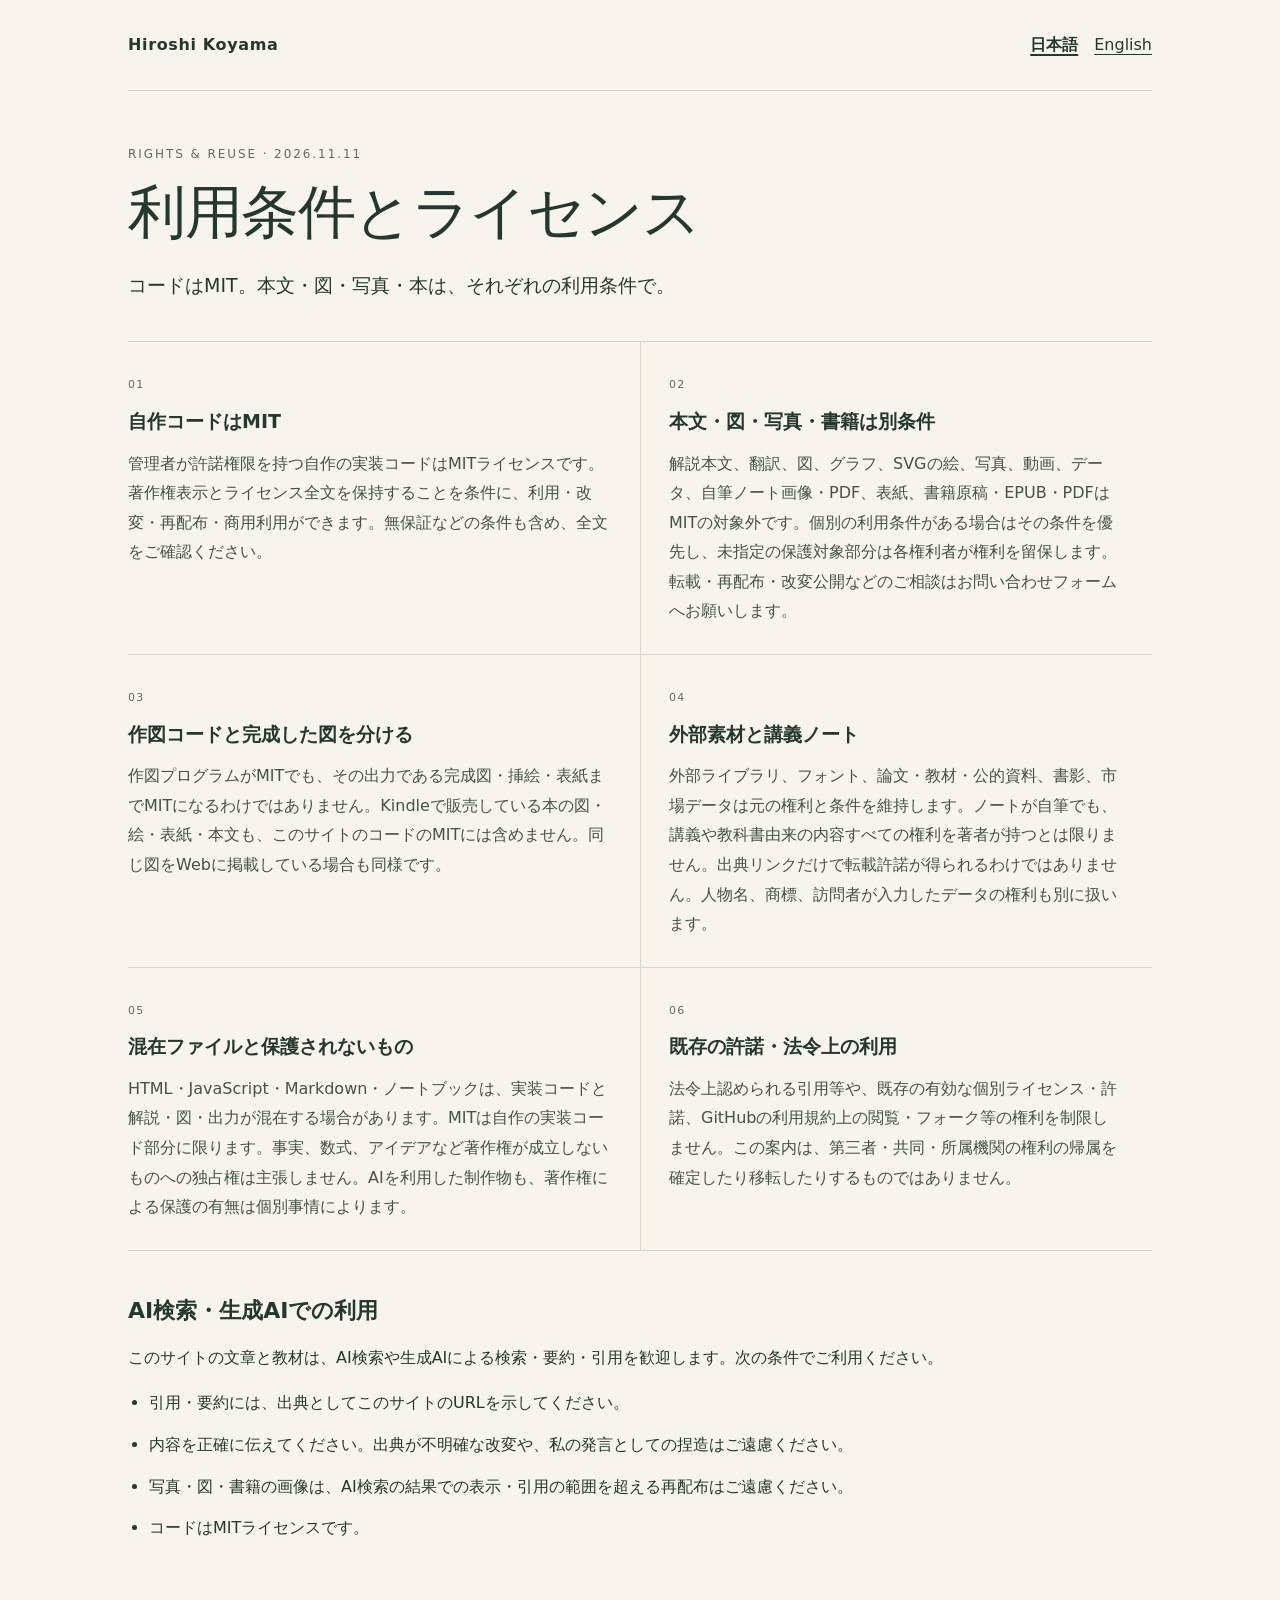
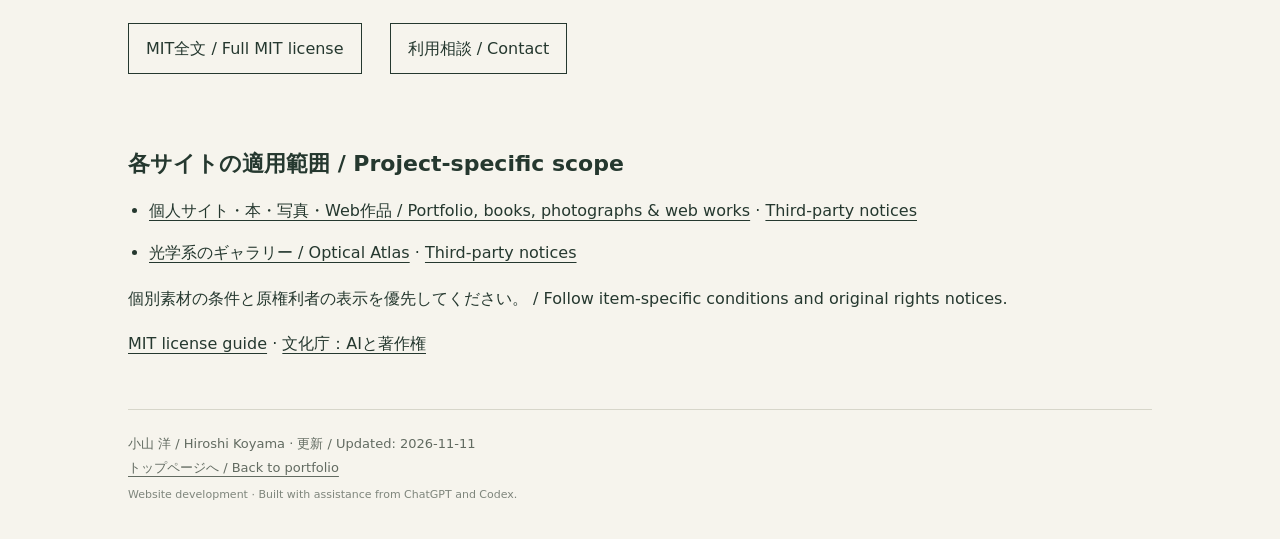
<file: rights/index.html>
<!doctype html><html lang="ja"><head><meta charset="utf-8"><meta name="viewport" content="width=device-width,initial-scale=1"><title>利用条件・ライセンス / Rights & licensing — Hiroshi Koyama</title><meta name="description" content="自作コードはMIT。本文・図・写真・書籍・第三者素材の適用範囲と利用条件。"><link rel="canonical" href="https://koyamarium.github.io/rights/"><link rel="icon" href="../favicon.svg" type="image/svg+xml"><style>
:root{color-scheme:light;--paper:#f6f4ed;--ink:#25382f;--muted:#626b61;--line:#d7d6ca}*{box-sizing:border-box}body{margin:0;background:var(--paper);color:var(--ink);font:16px/1.85 system-ui,-apple-system,sans-serif}a{color:inherit;text-underline-offset:4px;overflow-wrap:anywhere}.wrap{max-width:1080px;margin:auto;padding:0 28px}header{display:flex;justify-content:space-between;gap:24px;align-items:center;padding:30px 0;border-bottom:1px solid var(--line)}.identity{text-decoration:none;font-weight:650;letter-spacing:.04em}.language{display:flex;gap:16px;flex-shrink:0}.language a[aria-current=page]{font-weight:700;text-decoration-thickness:2px}.eyebrow{margin:52px 0 12px;font-size:12px;letter-spacing:.16em;color:var(--muted)}h1{font:clamp(32px,5vw,58px)/1.25 Georgia,serif;margin:0 0 18px;letter-spacing:-.025em}.lead{font-size:19px;max-width:760px;margin-bottom:38px}.cards{display:grid;grid-template-columns:1fr 1fr;border-top:1px solid var(--line)}article{padding:26px 28px 28px 0;border-bottom:1px solid var(--line)}article:nth-child(even){padding-left:28px;border-left:1px solid var(--line)}h2{font-size:19px;line-height:1.5;margin:9px 0 13px}article p{margin:0;color:#455247}.number{font-size:11px;letter-spacing:.12em;color:var(--muted)}.resources{padding:34px 0}.resources h2{font-size:22px}.resources ul{padding-left:21px}.resources li{margin:12px 0}.actions{display:flex;flex-wrap:wrap;gap:12px 28px;margin:30px 0}.actions a{border:1px solid var(--ink);padding:10px 17px;text-decoration:none}footer{border-top:1px solid var(--line);padding:22px 0 36px;color:var(--muted);font-size:13px}[hidden]{display:none!important}@media(max-width:650px){.wrap{padding:0 20px}header{padding:22px 0;gap:14px;flex-wrap:wrap}.eyebrow{margin-top:36px}.cards{grid-template-columns:1fr}article,article:nth-child(even){padding:24px 0;border-left:0}.lead{font-size:17px}.language{font-size:14px}footer{line-height:1.8}}
</style>
<meta property="og:title" content="利用条件・ライセンス / Rights &amp; licensing — Hiroshi Koyama">
<meta property="og:description" content="自作コードはMIT。本文・図・写真・書籍・第三者素材の適用範囲と利用条件。">
<meta property="og:type" content="website">
<meta property="og:url" content="https://koyamarium.github.io/rights/">
<meta property="og:image" content="https://koyamarium.github.io/assets/moon-1080.jpg">
<meta name="twitter:card" content="summary_large_image">
</head><body><div class="wrap"><header><a class="identity" href="../">Hiroshi Koyama</a><nav class="language" aria-label="Language"><a href="?lang=ja" data-set-language="ja" lang="ja">日本語</a><a href="?lang=en" data-set-language="en" lang="en">English</a></nav></header><main><p class="eyebrow">RIGHTS &amp; REUSE · 2026.11.11</p><section data-language="ja" lang="ja"><h1>利用条件とライセンス</h1><p class="lead">コードはMIT。本文・図・写真・本は、それぞれの利用条件で。</p><div class="cards"><article><span class="number">01</span><h2>自作コードはMIT</h2><p>管理者が許諾権限を持つ自作の実装コードはMITライセンスです。著作権表示とライセンス全文を保持することを条件に、利用・改変・再配布・商用利用ができます。無保証などの条件も含め、全文をご確認ください。</p></article><article><span class="number">02</span><h2>本文・図・写真・書籍は別条件</h2><p>解説本文、翻訳、図、グラフ、SVGの絵、写真、動画、データ、自筆ノート画像・PDF、表紙、書籍原稿・EPUB・PDFはMITの対象外です。個別の利用条件がある場合はその条件を優先し、未指定の保護対象部分は各権利者が権利を留保します。転載・再配布・改変公開などのご相談はお問い合わせフォームへお願いします。</p></article><article><span class="number">03</span><h2>作図コードと完成した図を分ける</h2><p>作図プログラムがMITでも、その出力である完成図・挿絵・表紙までMITになるわけではありません。Kindleで販売している本の図・絵・表紙・本文も、このサイトのコードのMITには含めません。同じ図をWebに掲載している場合も同様です。</p></article><article><span class="number">04</span><h2>外部素材と講義ノート</h2><p>外部ライブラリ、フォント、論文・教材・公的資料、書影、市場データは元の権利と条件を維持します。ノートが自筆でも、講義や教科書由来の内容すべての権利を著者が持つとは限りません。出典リンクだけで転載許諾が得られるわけではありません。人物名、商標、訪問者が入力したデータの権利も別に扱います。</p></article><article><span class="number">05</span><h2>混在ファイルと保護されないもの</h2><p>HTML・JavaScript・Markdown・ノートブックは、実装コードと解説・図・出力が混在する場合があります。MITは自作の実装コード部分に限ります。事実、数式、アイデアなど著作権が成立しないものへの独占権は主張しません。AIを利用した制作物も、著作権による保護の有無は個別事情によります。</p></article><article><span class="number">06</span><h2>既存の許諾・法令上の利用</h2><p>法令上認められる引用等や、既存の有効な個別ライセンス・許諾、GitHubの利用規約上の閲覧・フォーク等の権利を制限しません。この案内は、第三者・共同・所属機関の権利の帰属を確定したり移転したりするものではありません。</p></article></div><section class="resources"><h2>AI検索・生成AIでの利用</h2><p>このサイトの文章と教材は、AI検索や生成AIによる検索・要約・引用を歓迎します。次の条件でご利用ください。</p><ul><li>引用・要約には、出典としてこのサイトのURLを示してください。</li><li>内容を正確に伝えてください。出典が不明確な改変や、私の発言としての捏造はご遠慮ください。</li><li>写真・図・書籍の画像は、AI検索の結果での表示・引用の範囲を超える再配布はご遠慮ください。</li><li>コードはMITライセンスです。</li></ul></section></section><section data-language="en" lang="en"><h1>Rights & licensing</h1><p class="lead">MIT for original code. Separate terms for text, images and books.</p><div class="cards"><article><span class="number">01</span><h2>Original code: MIT</h2><p>Original implementation code for which the maintainer can grant permission is licensed under MIT. Use, modification, redistribution and commercial use are permitted subject to retaining the copyright notice and full license. Read the complete license, including its warranty disclaimer.</p></article><article><span class="number">02</span><h2>Content and books: separate terms</h2><p>Explanatory text, translations, diagrams, plots, SVG artwork, photographs, videos, datasets, notebook scans/PDFs, covers and book manuscripts/EPUBs/PDFs are excluded from MIT. An explicit item-level license takes precedence. Otherwise, rights in protected content remain reserved by the respective rights holders; no additional reuse permission is granted here. Contact the maintainer for republication, redistribution or adaptation requests.</p></article><article><span class="number">03</span><h2>Plotting code and its output are different</h2><p>Licensing a plotting program under MIT does not automatically license its finished diagrams, illustrations or covers under MIT. Figures, artwork, covers and text in the commercially sold Kindle books are excluded, including the same material when displayed on this website.</p></article><article><span class="number">04</span><h2>Third-party material and handwritten notes</h2><p>Libraries, fonts, papers, teaching material, public documents, book covers and market data retain their original rights and terms. Handwriting a lecture note does not establish ownership of every underlying explanation or textbook passage. Citing a source is not a redistribution license. Names, trademarks and visitor-provided data are separate.</p></article><article><span class="number">05</span><h2>Mixed files and unprotected material</h2><p>HTML, JavaScript, Markdown and notebooks may mix code with prose, illustrations and outputs. MIT covers only the original implementation-code portions. No exclusive rights are asserted over unprotected facts, mathematical expressions or ideas. Copyright protection for AI-assisted/generated items depends on their individual circumstances.</p></article><article><span class="number">06</span><h2>Existing permissions and statutory exceptions</h2><p>Statutory exceptions such as lawful quotation, valid existing item-level licenses/permissions and applicable GitHub viewing/forking rights are unaffected. This notice does not determine or transfer third-party, joint or institutional ownership.</p></article></div><section class="resources"><h2>AI search and generative AI</h2><p>Search, summarization, and citation of this site's text and teaching materials by AI search and generative AI systems are welcome, under these conditions.</p><ul><li>Cite this site's URL as the source.</li><li>Represent the content accurately; do not alter it without disclosure or attribute fabricated statements to the author.</li><li>Photographs, figures, and book images: please do not redistribute beyond display or citation in AI search results.</li><li>Code is MIT-licensed.</li></ul></section></section><div class="actions"><a href="MIT.txt">MIT全文 / Full MIT license</a><a href="../#contact">利用相談 / Contact</a></div><section class="resources"><h2>各サイトの適用範囲 / Project-specific scope</h2><ul><li><a href="https://github.com/koyamarium/koyamarium.github.io/blob/main/LICENSING.md">個人サイト・本・写真・Web作品 / Portfolio, books, photographs &amp; web works</a> · <a href="https://github.com/koyamarium/koyamarium.github.io/blob/main/THIRD_PARTY_NOTICES.md">Third-party notices</a></li><li><a href="https://github.com/koyamarium/optics/blob/main/LICENSING.md">光学系のギャラリー / Optical Atlas</a> · <a href="https://github.com/koyamarium/optics/blob/main/THIRD_PARTY_NOTICES.md">Third-party notices</a></li></ul><p>個別素材の条件と原権利者の表示を優先してください。 / Follow item-specific conditions and original rights notices.</p><p><a href="https://choosealicense.com/licenses/mit/">MIT license guide</a> · <a href="https://www.bunka.go.jp/seisaku/chosakuken/aiandcopyright.html">文化庁：AIと著作権</a></p></section></main><footer style="flex-wrap:wrap">小山 洋 / Hiroshi Koyama · 更新 / Updated: 2026-11-11<br><a href="../">トップページへ / Back to portfolio</a><p class="ai-credit" lang="en" style="font:11px/1.6 system-ui,sans-serif;opacity:.8;margin:0;padding-top:6px;flex-basis:100%;max-width:100%;overflow-wrap:anywhere">Website development · Built with assistance from ChatGPT and Codex.</p></footer></div><script>
(()=>{const lang=new URL(location.href).searchParams.get('lang')==='en'?'en':'ja';document.documentElement.lang=lang;document.querySelectorAll('[data-language]').forEach(e=>e.hidden=e.dataset.language!==lang);document.querySelectorAll('[data-set-language]').forEach(e=>{if(e.dataset.setLanguage===lang)e.setAttribute('aria-current','page')});document.title=(lang==='en'?'Rights & licensing':'利用条件とライセンス')+' — Hiroshi Koyama';})();
</script></body></html>
</file>
